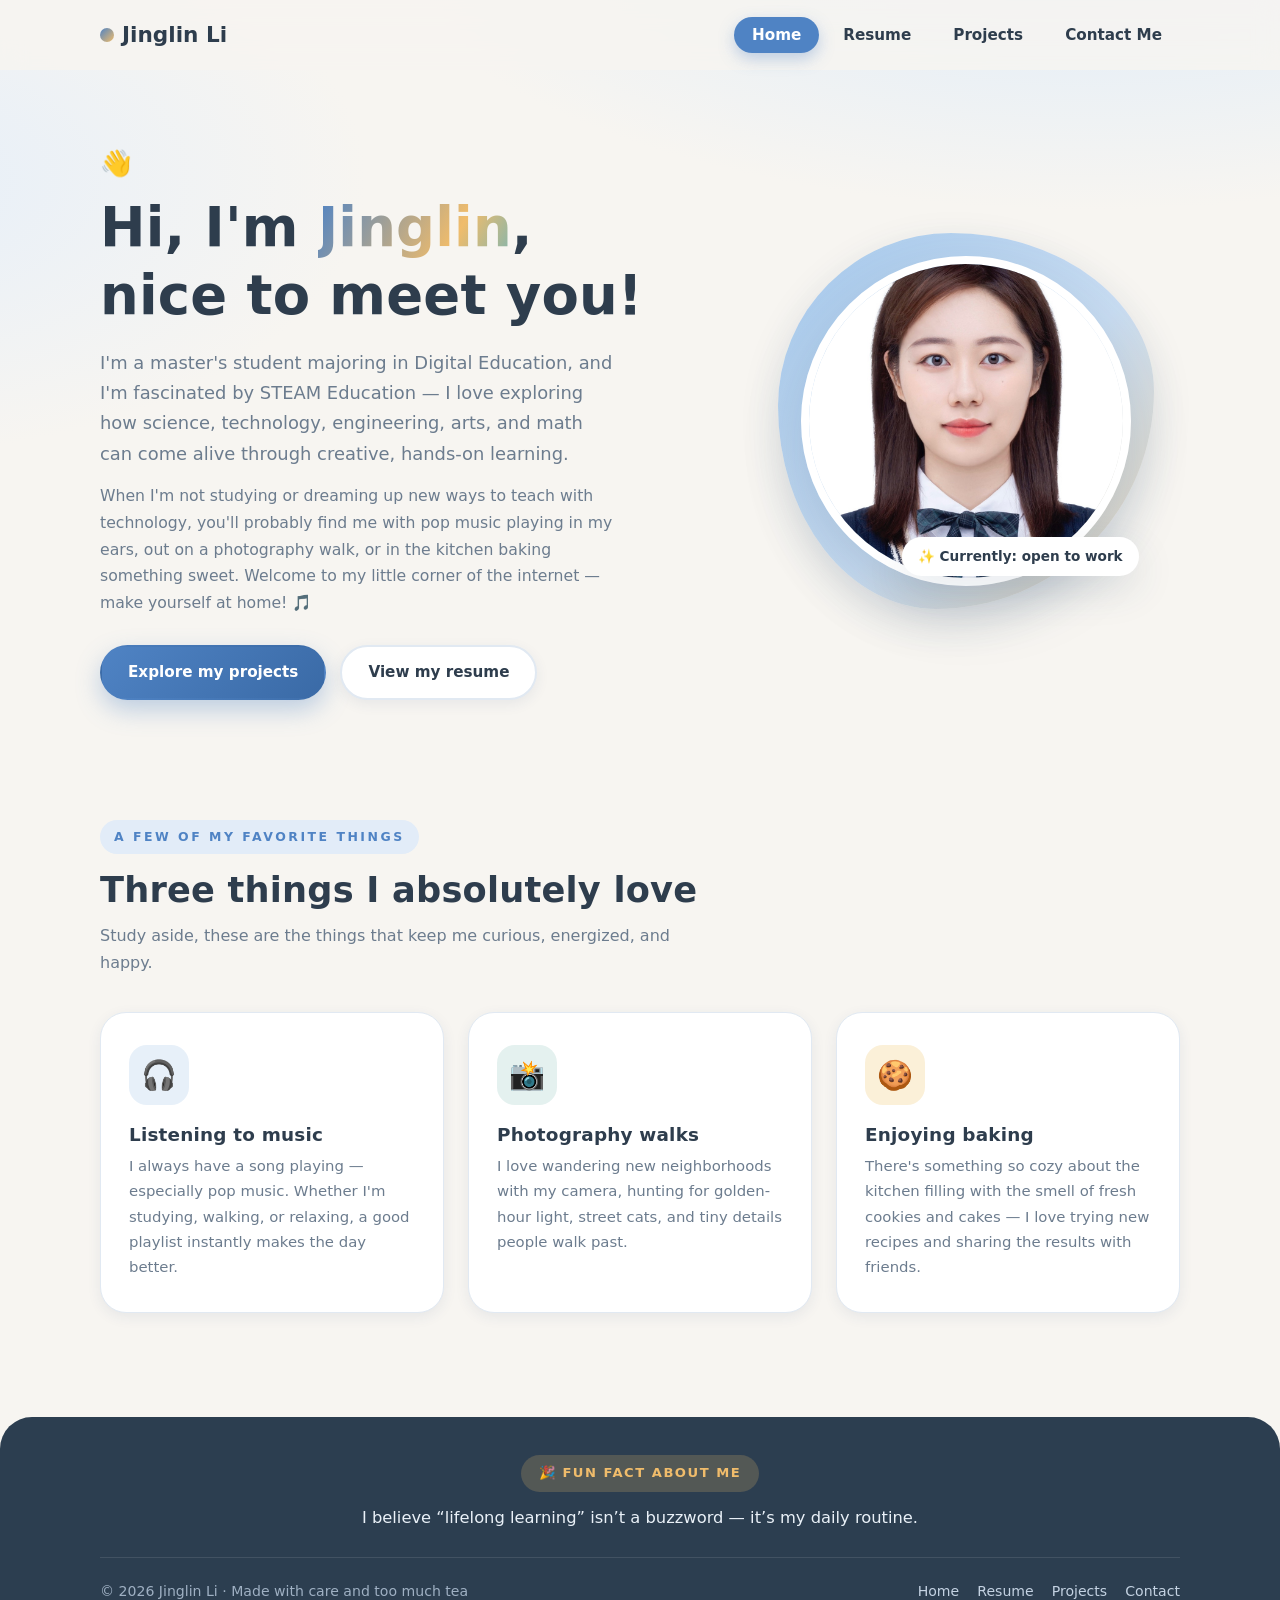
<file: index.html>
<!DOCTYPE html>
<html lang="en">
<head>
  <meta charset="UTF-8">
  <meta name="viewport" content="width=device-width, initial-scale=1.0">
  <title>Jinglin Li</title>
  <meta name="description" content="The personal website of Jinglin Li — Digital Education master's student with a passion for STEAM Education. Explore my resume and get in touch.">
  <link rel="stylesheet" href="css/styles.css">
  <link rel="icon" href="data:image/svg+xml,<svg xmlns='http://www.w3.org/2000/svg' viewBox='0 0 100 100'><text y='.9em' font-size='90'>👋</text></svg>">
</head>
<body>

  <!-- ===== Navigation ===== -->
  <header class="site-header">
    <div class="container nav">
      <a href="index.html" class="logo"><span class="dot"></span>Jinglin Li</a>
      <button class="nav-toggle" aria-label="Toggle menu" aria-expanded="false">
        <span></span><span></span><span></span>
      </button>
      <ul class="nav-links">
        <li><a href="index.html" class="active">Home</a></li>
        <li><a href="resume.html">Resume</a></li>
        <li><a href="projects.html">Projects</a></li>
        <li><a href="contact.html">Contact Me</a></li>
      </ul>
    </div>
  </header>

  <main>
    <!-- ===== Hero / introduction ===== -->
    <section class="hero">
      <div class="container hero-grid">
        <div>
          <span class="wave">👋</span>
          <h1>Hi, I'm <span class="name">Jinglin</span>,<br>nice to meet you!</h1>
          <p class="lead">
            I'm a master's student majoring in Digital Education, and I'm
            fascinated by STEAM Education — I love exploring how science,
            technology, engineering, arts, and math can come alive through
            creative, hands-on learning.
          </p>
          <p class="lead-2">
            When I'm not studying or dreaming up new ways to teach with
            technology, you'll probably find me with pop music playing in my
            ears, out on a photography walk, or in the kitchen baking something
            sweet. Welcome to my little corner of the internet — make yourself
            at home! &#127925;
          </p>
          <div class="hero-cta">
            <a href="projects.html" class="btn btn-primary">Explore my projects</a>
            <a href="resume.html" class="btn btn-ghost">View my resume</a>
          </div>
        </div>
        <div class="hero-photo">
          <div class="blob"></div>
          <img
            src="images/jinglin-photo.jpg"
            alt="Portrait photo of Jinglin Li"
            data-fallback="🙂 Jinglin"
            data-fallback-colors="#4f83c4,#f0bc6b">
          <span class="hero-badge">✨ Currently: open to work</span>
        </div>
      </div>
    </section>

    <!-- ===== Three things I like ===== -->
    <section>
      <div class="container">
        <span class="eyebrow reveal">A few of my favorite things</span>
        <h2 class="section-title reveal">Three things I absolutely love</h2>
        <p class="section-intro reveal">
          Study aside, these are the things that keep me curious, energized, and happy.
        </p>
        <div class="cards-grid">
          <article class="like-card reveal">
            <span class="emoji">🎧</span>
            <h3>Listening to music</h3>
            <p>I always have a song playing — especially pop music. Whether I'm
               studying, walking, or relaxing, a good playlist instantly makes
               the day better.</p>
          </article>
          <article class="like-card reveal d1">
            <span class="emoji">📸</span>
            <h3>Photography walks</h3>
            <p>I love wandering new neighborhoods with my camera, hunting for
               golden-hour light, street cats, and tiny details people walk past.</p>
          </article>
          <article class="like-card reveal d2">
            <span class="emoji">&#127850;</span>
            <h3>Enjoying baking</h3>
            <p>There's something so cozy about the kitchen filling with the smell
               of fresh cookies and cakes — I love trying new recipes and sharing
               the results with friends.</p>
          </article>
        </div>
      </div>
    </section>

  </main>

  <!-- ===== Footer with fun fact ===== -->
  <footer class="site-footer">
    <div class="container">
      <div class="footer-fun">
        <span class="pill">🎉 Fun fact about me</span>
        <p>I believe &ldquo;lifelong learning&rdquo; isn&rsquo;t a buzzword &mdash;
           it&rsquo;s my daily routine.</p>
      </div>
      <div class="footer-bottom">
        <p>© <span id="year">2026</span> Jinglin Li · Made with care and too much tea</p>
        <ul class="footer-links">
          <li><a href="index.html">Home</a></li>
          <li><a href="resume.html">Resume</a></li>
          <li><a href="projects.html">Projects</a></li>
          <li><a href="contact.html">Contact</a></li>
        </ul>
      </div>
    </div>
  </footer>

  <script src="js/main.js"></script>
</body>
</html>
</file>
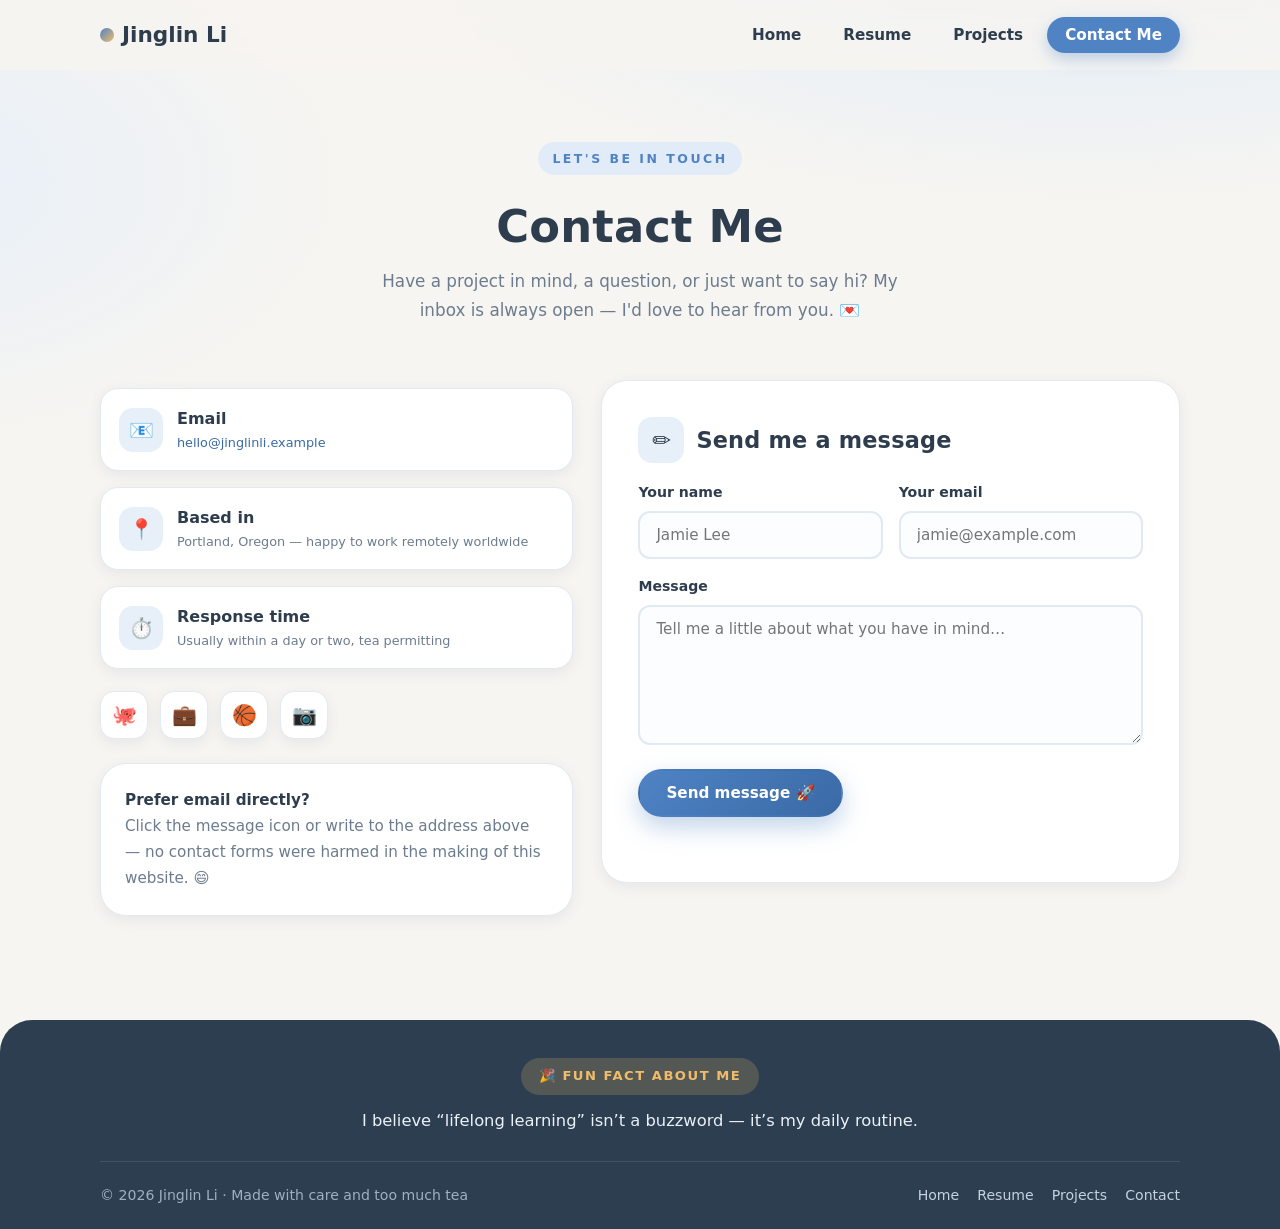
<file: contact.html>
<!DOCTYPE html>
<html lang="en">
<head>
  <meta charset="UTF-8">
  <meta name="viewport" content="width=device-width, initial-scale=1.0">
  <title>Contact Me — Jinglin Li</title>
  <meta name="description" content="Get in touch with Jinglin Li — collaborations, questions, or just to say hi.">
  <link rel="stylesheet" href="css/styles.css">
  <link rel="icon" href="data:image/svg+xml,<svg xmlns='http://www.w3.org/2000/svg' viewBox='0 0 100 100'><text y='.9em' font-size='90'>✉️</text></svg>">
</head>
<body>

  <!-- ===== Navigation ===== -->
  <header class="site-header">
    <div class="container nav">
      <a href="index.html" class="logo"><span class="dot"></span>Jinglin Li</a>
      <button class="nav-toggle" aria-label="Toggle menu" aria-expanded="false">
        <span></span><span></span><span></span>
      </button>
      <ul class="nav-links">
        <li><a href="index.html">Home</a></li>
        <li><a href="resume.html">Resume</a></li>
        <li><a href="projects.html">Projects</a></li>
        <li><a href="contact.html" class="active">Contact Me</a></li>
      </ul>
    </div>
  </header>

  <main>
    <div class="page-hero">
      <div class="container">
        <span class="eyebrow">Let's be in touch</span>
        <h1>Contact Me</h1>
        <p>Have a project in mind, a question, or just want to say hi?
           My inbox is always open — I'd love to hear from you. 💌</p>
      </div>
    </div>

    <section style="padding-top:16px;">
      <div class="container contact-grid">

        <!-- Left: contact details -->
        <div class="reveal">
          <ul class="contact-list">
            <li>
              <span class="ci">📧</span>
              <span>Email<small><a href="mailto:hello@jinglinli.example">hello@jinglinli.example</a></small></span>
            </li>
            <li>
              <span class="ci">📍</span>
              <span>Based in<small>Portland, Oregon — happy to work remotely worldwide</small></span>
            </li>
            <li>
              <span class="ci">⏱️</span>
              <span>Response time<small>Usually within a day or two, tea permitting</small></span>
            </li>
          </ul>

          <div class="socials">
            <a class="social-btn" href="https://github.com/" target="_blank" rel="noopener" aria-label="GitHub">🐙</a>
            <a class="social-btn" href="https://www.linkedin.com/" target="_blank" rel="noopener" aria-label="LinkedIn">💼</a>
            <a class="social-btn" href="https://dribbble.com/" target="_blank" rel="noopener" aria-label="Dribbble">🏀</a>
            <a class="social-btn" href="https://www.instagram.com/" target="_blank" rel="noopener" aria-label="Instagram">📷</a>
          </div>

          <div class="panel" style="margin-top:24px; padding:24px;">
            <p style="font-size:.95rem;">
              <strong style="color:var(--ink);">Prefer email directly?</strong><br>
              Click the message icon or write to the address above —
              no contact forms were harmed in the making of this website. 😄
            </p>
          </div>
        </div>

        <!-- Right: message form -->
        <div class="panel reveal d1">
          <div class="panel-head">
            <span class="emoji">✏️</span>
            <h2>Send me a message</h2>
          </div>
          <form id="contact-form" novalidate>
            <div class="form-row">
              <div class="field">
                <label for="cf-name">Your name</label>
                <input type="text" id="cf-name" name="name" placeholder="Jamie Lee" autocomplete="name" required>
              </div>
              <div class="field">
                <label for="cf-email">Your email</label>
                <input type="email" id="cf-email" name="email" placeholder="jamie@example.com" autocomplete="email" required>
              </div>
            </div>
            <div class="field">
              <label for="cf-message">Message</label>
              <textarea id="cf-message" name="message" placeholder="Tell me a little about what you have in mind…" required></textarea>
            </div>
            <button type="submit" class="btn btn-primary">Send message 🚀</button>
            <p id="form-note" class="form-note" aria-live="polite"></p>
          </form>
        </div>

      </div>
    </section>
  </main>

  <!-- ===== Footer ===== -->
  <footer class="site-footer">
    <div class="container">
      <div class="footer-fun">
        <span class="pill">🎉 Fun fact about me</span>
        <p>I believe &ldquo;lifelong learning&rdquo; isn&rsquo;t a buzzword &mdash;
           it&rsquo;s my daily routine.</p>
      </div>
      <div class="footer-bottom">
        <p>© <span id="year">2026</span> Jinglin Li · Made with care and too much tea</p>
        <ul class="footer-links">
          <li><a href="index.html">Home</a></li>
          <li><a href="resume.html">Resume</a></li>
          <li><a href="projects.html">Projects</a></li>
          <li><a href="contact.html">Contact</a></li>
        </ul>
      </div>
    </div>
  </footer>

  <script src="js/main.js"></script>
</body>
</html>
</file>
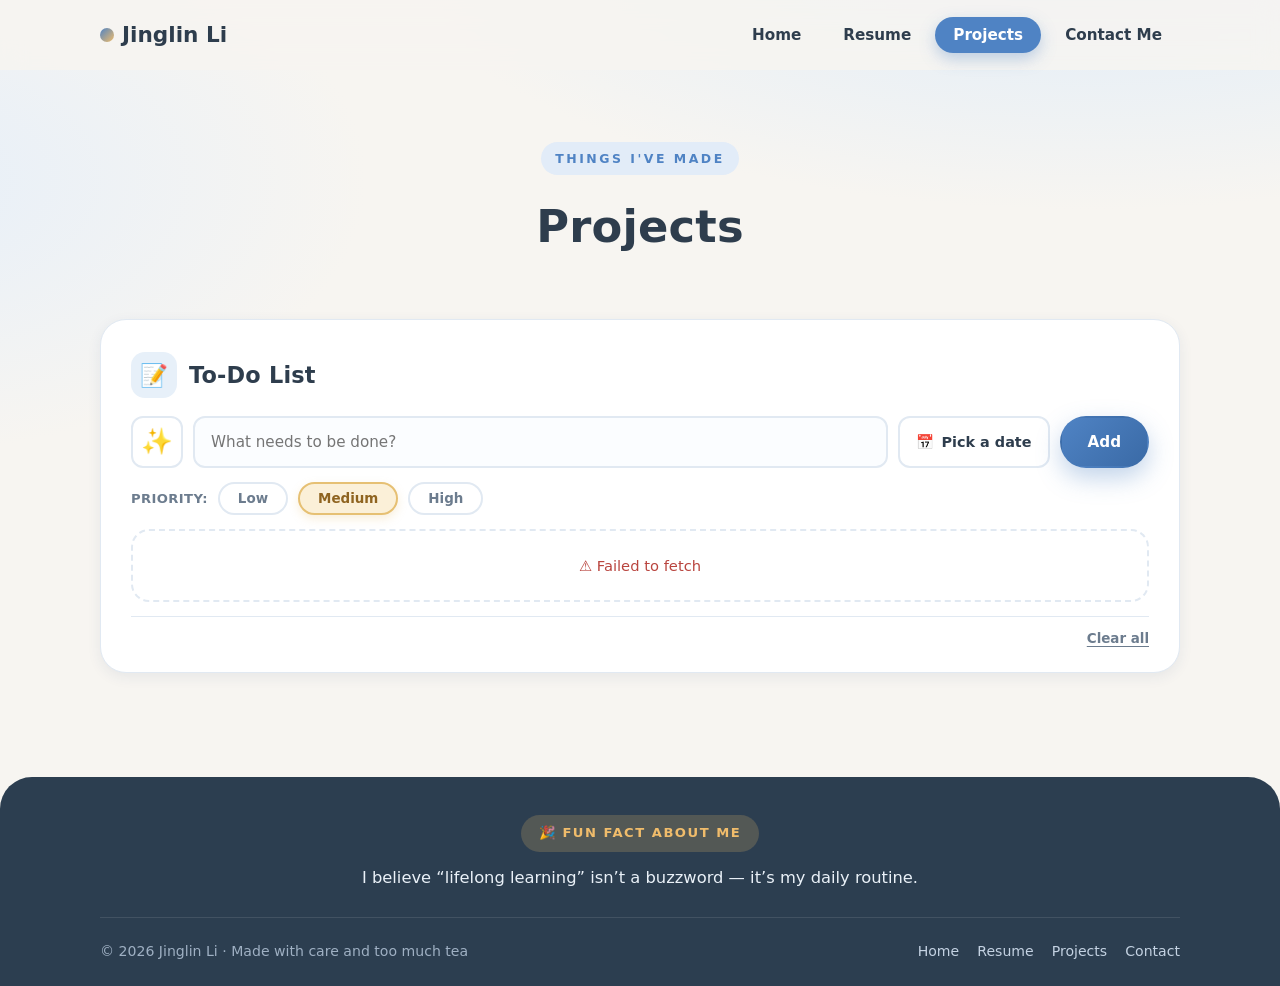
<file: projects.html>
<!DOCTYPE html>
<html lang="en">
<head>
  <meta charset="UTF-8">
  <meta name="viewport" content="width=device-width, initial-scale=1.0">
  <title>Projects — Jinglin Li</title>
  <meta name="description" content="Selected design and development projects by Jinglin Li.">
  <link rel="stylesheet" href="css/styles.css">
  <link rel="icon" href="data:image/svg+xml,<svg xmlns='http://www.w3.org/2000/svg' viewBox='0 0 100 100'><text y='.9em' font-size='90'>🗂️</text></svg>">
</head>
<body>

  <!-- ===== Navigation ===== -->
  <header class="site-header">
    <div class="container nav">
      <a href="index.html" class="logo"><span class="dot"></span>Jinglin Li</a>
      <button class="nav-toggle" aria-label="Toggle menu" aria-expanded="false">
        <span></span><span></span><span></span>
      </button>
      <ul class="nav-links">
        <li><a href="index.html">Home</a></li>
        <li><a href="resume.html">Resume</a></li>
        <li><a href="projects.html" class="active">Projects</a></li>
        <li><a href="contact.html">Contact Me</a></li>
      </ul>
    </div>
  </header>

  <main>
    <div class="page-hero">
      <div class="container">
        <span class="eyebrow">Things I've made</span>
        <h1>Projects</h1>

      </div>
    </div>

    <section class="todo-section" style="padding-top:12px;">
      <div class="container">
        <div class="todo-app panel">
          <div class="panel-head">
            <span class="emoji">📝</span>
            <h2>To-Do List</h2>
          </div>

          <!-- Input form -->
          <div class="todo-form">
            <button type="button" id="todo-emoji-btn" class="todo-emoji-btn" aria-haspopup="true" aria-expanded="false" aria-label="Pick an emoji">
              <span id="todo-emoji-label">✨</span>
            </button>
            <input type="text" id="todo-input" class="todo-input"
                   placeholder="What needs to be done?" maxlength="120"
                   aria-label="Task description">
            <button type="button" id="todo-date-btn" class="todo-date-btn" aria-haspopup="true" aria-expanded="false">
              <span aria-hidden="true">📅</span>
              <span id="todo-date-label">Pick a date</span>
            </button>
            <button type="button" id="todo-add" class="btn btn-primary">Add</button>
          </div>

          <!-- Emoji palette -->
          <div id="todo-emoji-pop" class="emoji-pop" hidden>
            <div class="emoji-grid" id="emoji-grid"></div>
          </div>

          <!-- Priority picker -->
          <div class="todo-priority" role="group" aria-label="Priority">
            <span class="priority-label">Priority:</span>
            <button type="button" class="prio-btn" data-prio="low">Low</button>
            <button type="button" class="prio-btn active" data-prio="medium">Medium</button>
            <button type="button" class="prio-btn" data-prio="high">High</button>
          </div>

          <!-- Calendar popover -->
          <div id="todo-calendar" class="calendar" hidden>
            <div class="cal-header">
              <button type="button" id="cal-prev" aria-label="Previous month">‹</button>
              <span id="cal-month-year" class="cal-title"></span>
              <button type="button" id="cal-next" aria-label="Next month">›</button>
            </div>
            <div class="cal-weekdays" aria-hidden="true">
              <span>Su</span><span>Mo</span><span>Tu</span><span>We</span>
              <span>Th</span><span>Fr</span><span>Sa</span>
            </div>
            <div class="cal-grid" id="cal-grid" role="grid"></div>
          </div>

          <!-- Task list -->
          <ul id="todo-list" class="todo-list" aria-live="polite"></ul>

          <!-- Empty state -->
          <p id="todo-empty" class="todo-empty">No tasks yet — add one above!</p>

          <!-- Clear all -->
          <div class="todo-footer">
            <span id="todo-count"></span>
            <button type="button" id="todo-clear" class="todo-clear">Clear all</button>
          </div>
        </div>
      </div>
    </section>
  </main>

  <!-- ===== Footer ===== -->
  <footer class="site-footer">
    <div class="container">
      <div class="footer-fun">
        <span class="pill">🎉 Fun fact about me</span>
        <p>I believe &ldquo;lifelong learning&rdquo; isn&rsquo;t a buzzword &mdash;
           it&rsquo;s my daily routine.</p>
      </div>
      <div class="footer-bottom">
        <p>© <span id="year">2026</span> Jinglin Li · Made with care and too much tea</p>
        <ul class="footer-links">
          <li><a href="index.html">Home</a></li>
          <li><a href="resume.html">Resume</a></li>
          <li><a href="projects.html">Projects</a></li>
          <li><a href="contact.html">Contact</a></li>
        </ul>
      </div>
    </div>
  </footer>

  <script src="js/todo.js"></script>
  <script src="js/main.js"></script>
</body>
</html>
</file>
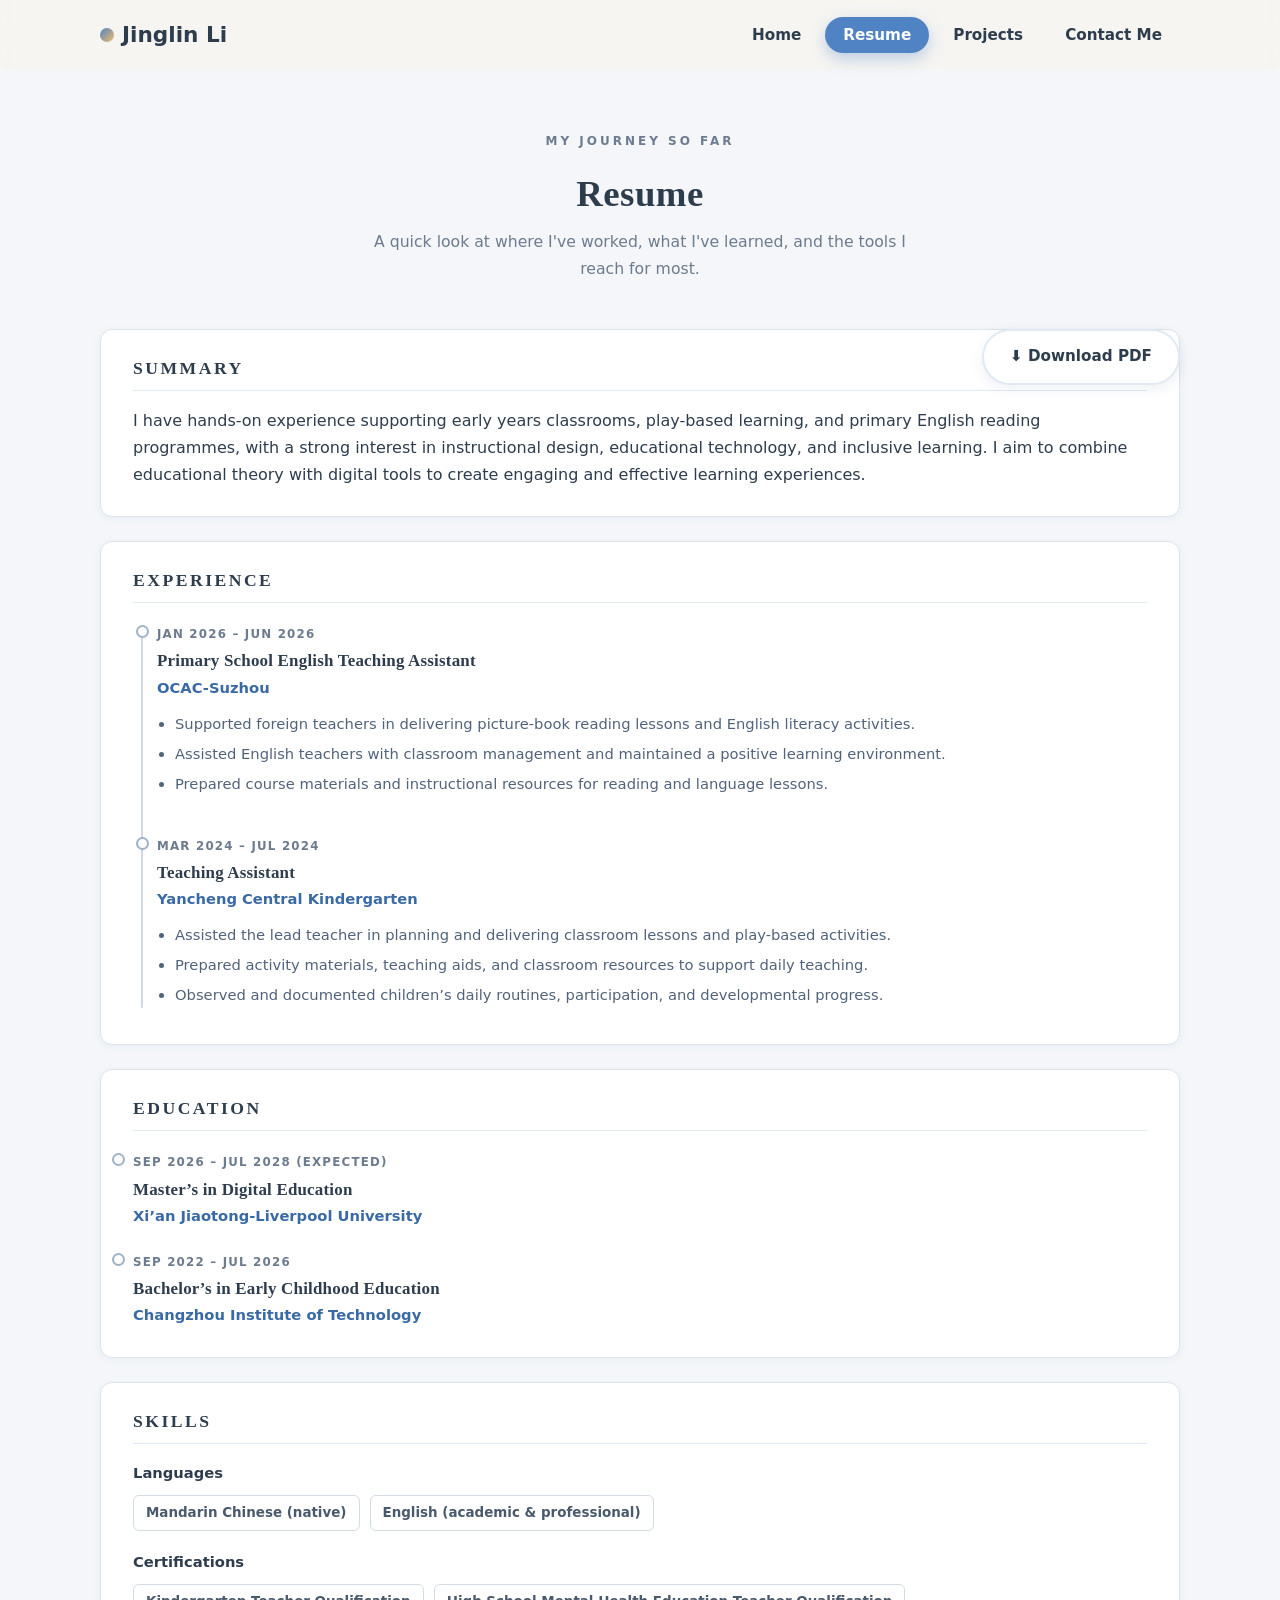
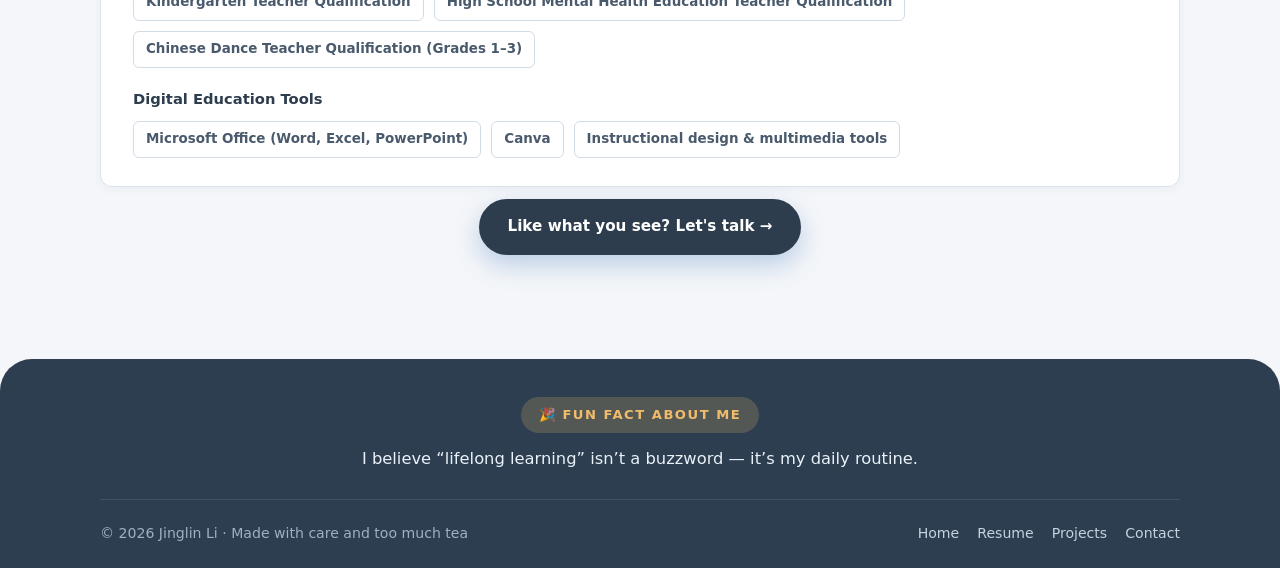
<file: resume.html>
<!DOCTYPE html>
<html lang="en">
<head>
  <meta charset="UTF-8">
  <meta name="viewport" content="width=device-width, initial-scale=1.0">
  <title>Resume — Jinglin Li</title>
  <meta name="description" content="Jinglin Li's resume: experience, education, and skills.">
  <link rel="stylesheet" href="css/styles.css">
  <link rel="icon" href="data:image/svg+xml,<svg xmlns='http://www.w3.org/2000/svg' viewBox='0 0 100 100'><text y='.9em' font-size='90'>📄</text></svg>">
</head>
<body class="resume-page">

  <!-- ===== Navigation ===== -->
  <header class="site-header">
    <div class="container nav">
      <a href="index.html" class="logo"><span class="dot"></span>Jinglin Li</a>
      <button class="nav-toggle" aria-label="Toggle menu" aria-expanded="false">
        <span></span><span></span><span></span>
      </button>
      <ul class="nav-links">
        <li><a href="index.html">Home</a></li>
        <li><a href="resume.html" class="active">Resume</a></li>
        <li><a href="projects.html">Projects</a></li>
        <li><a href="contact.html">Contact Me</a></li>
      </ul>
    </div>
  </header>

  <main>
    <div class="page-hero">
      <div class="container">
        <span class="eyebrow">My journey so far</span>
        <h1>Resume</h1>
        <p>A quick look at where I've worked, what I've learned, and the tools I reach for most.</p>
      </div>
    </div>

    <section style="padding-top:20px;">
      <div class="container">

        <a id="download-resume" href="resume.pdf" download class="btn btn-ghost print-btn">⬇ Download PDF</a>

        <!-- Summary -->
        <div class="panel reveal">
          <div class="panel-head">
            <span class="emoji">✨</span>
            <h2>Summary</h2>
          </div>
          <p style="font-size:1rem; line-height:1.7; color:var(--ink); margin:0;">
            I have hands-on experience supporting early years classrooms, play-based learning,
            and primary English reading programmes, with a strong interest in instructional
            design, educational technology, and inclusive learning. I aim to combine
            educational theory with digital tools to create engaging and effective learning
            experiences.
          </p>
        </div>

        <!-- Experience -->
        <div class="panel reveal">
          <div class="panel-head">
            <span class="emoji">💼</span>
            <h2>Experience</h2>
          </div>
          <div class="timeline">
            <div class="tl-entry">
              <span class="tl-when">Jan 2026 &ndash; Jun 2026</span>
              <h3>Primary School English Teaching Assistant</h3>
              <span class="org">OCAC-Suzhou</span>
              <ul>
                <li>Supported foreign teachers in delivering picture-book reading lessons and English literacy activities.</li>
                <li>Assisted English teachers with classroom management and maintained a positive learning environment.</li>
                <li>Prepared course materials and instructional resources for reading and language lessons.</li>
              </ul>
            </div>
            <div class="tl-entry">
              <span class="tl-when">Mar 2024 &ndash; Jul 2024</span>
              <h3>Teaching Assistant</h3>
              <span class="org">Yancheng Central Kindergarten</span>
              <ul>
                <li>Assisted the lead teacher in planning and delivering classroom lessons and play-based activities.</li>
                <li>Prepared activity materials, teaching aids, and classroom resources to support daily teaching.</li>
                <li>Observed and documented children&rsquo;s daily routines, participation, and developmental progress.</li>
              </ul>
            </div>
          </div>
        </div>

        <!-- Education -->
        <div class="panel reveal">
          <div class="panel-head">
            <span class="emoji">🎓</span>
            <h2>Education</h2>
          </div>
          <div class="tl-entry" style="padding-bottom:18px;">
            <span class="tl-when">Sep 2026 &ndash; Jul 2028 (Expected)</span>
            <h3>Master&rsquo;s in Digital Education</h3>
            <span class="org">Xi&rsquo;an Jiaotong-Liverpool University</span>
          </div>
          <div class="tl-entry" style="padding-bottom:0;">
            <span class="tl-when">Sep 2022 &ndash; Jul 2026</span>
            <h3>Bachelor&rsquo;s in Early Childhood Education</h3>
            <span class="org">Changzhou Institute of Technology</span>
          </div>
        </div>

        <!-- Skills -->
        <div class="panel reveal d1">
          <div class="panel-head">
            <span class="emoji">🛠️</span>
            <h2>Skills</h2>
          </div>
          <p style="font-weight:800; color:var(--ink); margin:4px 0 10px; font-size:.92rem;">Languages</p>
          <div class="chips" style="margin-bottom:18px;">
            <span class="chip">Mandarin Chinese (native)</span>
            <span class="chip">English (academic &amp; professional)</span>
          </div>
          <p style="font-weight:800; color:var(--ink); margin:4px 0 10px; font-size:.92rem;">Certifications</p>
          <div class="chips" style="margin-bottom:18px;">
            <span class="chip green">Kindergarten Teacher Qualification</span>
            <span class="chip green">High School Mental Health Education Teacher Qualification</span>
            <span class="chip green">Chinese Dance Teacher Qualification (Grades 1&ndash;3)</span>
          </div>
          <p style="font-weight:800; color:var(--ink); margin:4px 0 10px; font-size:.92rem;">Digital Education Tools</p>
          <div class="chips">
            <span class="chip honey">Microsoft Office (Word, Excel, PowerPoint)</span>
            <span class="chip honey">Canva</span>
            <span class="chip honey">Instructional design &amp; multimedia tools</span>
          </div>
        </div>

        <div style="text-align:center; margin-top:12px;" class="cta-row reveal">
          <a href="contact.html" class="btn btn-primary">Like what you see? Let's talk →</a>
        </div>
      </div>
    </section>
  </main>

  <!-- ===== Footer ===== -->
  <footer class="site-footer">
    <div class="container">
      <div class="footer-fun">
        <span class="pill">🎉 Fun fact about me</span>
        <p>I believe &ldquo;lifelong learning&rdquo; isn&rsquo;t a buzzword &mdash;
           it&rsquo;s my daily routine.</p>
      </div>
      <div class="footer-bottom">
        <p>© <span id="year">2026</span> Jinglin Li · Made with care and too much tea</p>
        <ul class="footer-links">
          <li><a href="index.html">Home</a></li>
          <li><a href="resume.html">Resume</a></li>
          <li><a href="projects.html">Projects</a></li>
          <li><a href="contact.html">Contact</a></li>
        </ul>
      </div>
    </div>
  </footer>

  <script src="js/main.js"></script>
</body>
</html>
</file>
<file: css/styles.css>
/* =========================================================
   Personal Website — Warm & Friendly Theme
   Shared across: index / resume / projects / contact
   ========================================================= */

/* ---------- Design tokens ---------- */
:root{
  --bg:        #f7f5f1;   /* warm ivory background      */
  --surface:   #ffffff;
  --surface-2: #e9f0f8;   /* soft blue panel            */
  --primary:   #4f83c4;   /* warm steel blue            */
  --primary-d: #3a6aa6;
  --accent:    #f0bc6b;   /* soft gold (warm companion) */
  --sage:      #7fb5b0;   /* muted teal                 */
  --blush:     #a9c7e8;
  --ink:       #2e3d4d;   /* deep navy-slate            */
  --muted:     #6c7c8e;   /* blue-grey text             */
  --line:      #e1e9f2;
  --radius-lg: 26px;
  --radius:    18px;
  --radius-sm: 12px;
  --shadow-sm: 0 4px 14px rgba(40, 70, 110, .08);
  --shadow:    0 14px 40px rgba(40, 70, 110, .12);
  --shadow-lg: 0 24px 60px rgba(40, 70, 110, .18);
  --maxw: 1080px;
  --font: "Trebuchet MS", "Segoe UI", "PingFang SC",
          "Hiragino Sans GB", "Microsoft YaHei", system-ui, sans-serif;
}

/* ---------- Base ---------- */
*{ box-sizing:border-box; margin:0; padding:0; }
html{ scroll-behavior:smooth; }
body{
  font-family:var(--font);
  color:var(--ink);
  background:
    radial-gradient(1200px 500px at 85% -10%, #dcebfa 0%, transparent 60%),
    radial-gradient(900px 500px at -10% 20%, #e6eff9 0%, transparent 55%),
    var(--bg);
  background-attachment:fixed;
  line-height:1.7;
  -webkit-font-smoothing:antialiased;
}
img{ max-width:100%; display:block; }
a{ color:var(--primary-d); text-decoration:none; transition:color .2s; }
a:hover{ color:var(--primary); }
h1,h2,h3{ line-height:1.25; color:var(--ink); font-weight:800; letter-spacing:.2px; }
p{ color:var(--muted); }
::selection{ background:var(--accent); color:var(--ink); }

.container{ width:min(var(--maxw), 92%); margin-inline:auto; }
section{ padding:64px 0; }

/* Eyebrow label above section titles */
.eyebrow{
  display:inline-block; font-size:.78rem; font-weight:800;
  letter-spacing:2.5px; text-transform:uppercase; color:var(--primary);
  background:#e2ecf8; padding:6px 14px; border-radius:999px; margin-bottom:14px;
}
.section-title{ font-size:clamp(1.6rem, 3.4vw, 2.2rem); margin-bottom:10px; }
.section-intro{ max-width:620px; margin-bottom:36px; }

/* ---------- Buttons ---------- */
.btn{
  display:inline-flex; align-items:center; gap:8px;
  padding:13px 26px; border-radius:999px; font-size:.95rem; font-weight:700;
  font-family:inherit; cursor:pointer; border:2px solid transparent;
  transition:transform .25s ease, box-shadow .25s ease, background .25s;
}
.btn-primary{
  background:linear-gradient(135deg, var(--primary), var(--primary-d));
  color:#fff; box-shadow:0 10px 24px rgba(79,131,196,.35);
}
.btn-primary:hover{ transform:translateY(-3px); box-shadow:0 16px 32px rgba(79,131,196,.45); color:#fff; }
.btn-ghost{
  background:var(--surface); color:var(--ink); border-color:var(--line);
  box-shadow:var(--shadow-sm);
}
.btn-ghost:hover{ transform:translateY(-3px); border-color:var(--primary); color:var(--primary-d); }

/* ---------- Navigation ---------- */
.site-header{
  position:sticky; top:0; z-index:100;
  background:rgba(247,245,241,.82); backdrop-filter:blur(12px);
  transition:box-shadow .3s, background .3s;
}
.site-header.scrolled{ box-shadow:0 6px 24px rgba(40,70,110,.10); background:rgba(247,245,241,.95); }
.nav{
  display:flex; align-items:center; justify-content:space-between;
  height:70px;
}
.logo{
  font-size:1.35rem; font-weight:900; color:var(--ink);
  display:flex; align-items:center; gap:8px;
}
.logo .dot{
  width:14px; height:14px; border-radius:50%;
  background:linear-gradient(135deg, var(--primary), var(--accent));
  display:inline-block;
}
.nav-links{ display:flex; gap:6px; list-style:none; align-items:center; }
.nav-links a{
  padding:9px 18px; border-radius:999px; font-weight:700; font-size:.95rem; color:var(--ink);
}
.nav-links a:hover{ background:#e2ecf8; color:var(--primary-d); }
.nav-links a.active{ background:var(--primary); color:#fff; box-shadow:0 6px 16px rgba(79,131,196,.35); }

/* Hamburger (mobile only) */
.nav-toggle{
  display:none; flex-direction:column; gap:5px;
  background:none; border:0; cursor:pointer; padding:8px;
}
.nav-toggle span{
  width:24px; height:3px; border-radius:3px; background:var(--ink);
  transition:transform .3s, opacity .3s;
}
.nav-toggle.open span:nth-child(1){ transform:translateY(8px) rotate(45deg); }
.nav-toggle.open span:nth-child(2){ opacity:0; }
.nav-toggle.open span:nth-child(3){ transform:translateY(-8px) rotate(-45deg); }

/* ---------- Hero (homepage) ---------- */
.hero{ padding:72px 0 56px; }
.hero-grid{
  display:grid; grid-template-columns:1.25fr .9fr; gap:56px; align-items:center;
}
.hero .wave{ font-size:1.6rem; animation:wave 2.6s ease-in-out infinite; transform-origin:70% 70%; display:inline-block; }
@keyframes wave{
  0%,60%,100%{ transform:rotate(0); }
  10%,30%{ transform:rotate(16deg); }
  20%{ transform:rotate(-8deg); }
}
.hero h1{ font-size:clamp(2.2rem, 5vw, 3.4rem); margin:8px 0 18px; }
.hero h1 .name{
  color:transparent; background:linear-gradient(120deg, var(--primary), var(--accent) 70%, var(--sage));
  -webkit-background-clip:text; background-clip:text;
}
.hero .lead{ font-size:1.12rem; max-width:520px; margin-bottom:14px; }
.hero .lead-2{ font-size:.98rem; max-width:520px; margin-bottom:28px; }
.hero-cta{ display:flex; gap:14px; flex-wrap:wrap; }

.hero-photo{ position:relative; justify-self:center; width:min(330px, 80vw); }
.hero-photo .blob{
  position:absolute; inset:-7%; border-radius:46% 54% 58% 42% / 46% 42% 58% 54%;
  background:linear-gradient(135deg, #a6c9ec, #c9ddf2 55%, #ecd9bb);
  animation:morph 9s ease-in-out infinite;
  box-shadow:var(--shadow);
}
@keyframes morph{
  0%,100%{ border-radius:46% 54% 58% 42% / 46% 42% 58% 54%; }
  50%{ border-radius:58% 42% 44% 56% / 55% 58% 42% 45%; }
}
.hero-photo img{
  position:relative; width:100%; aspect-ratio:1; object-fit:cover;
  border-radius:50%; border:8px solid var(--surface);
  box-shadow:var(--shadow-lg);
  transition:transform .4s ease;
}
.hero-photo:hover img{ transform:scale(1.04) rotate(-1.5deg); }
.hero-badge{
  position:absolute; right:-8px; bottom:10px; z-index:2;
  background:var(--surface); border-radius:999px; padding:8px 16px;
  font-size:.85rem; font-weight:800; color:var(--ink);
  box-shadow:var(--shadow); display:flex; gap:6px; align-items:center;
}

/* ---------- "Things I like" cards ---------- */
.cards-grid{
  display:grid; grid-template-columns:repeat(3, 1fr); gap:24px;
}
.like-card{
  background:var(--surface); border:1px solid var(--line);
  border-radius:var(--radius-lg); padding:32px 28px;
  box-shadow:var(--shadow-sm);
  transition:transform .3s ease, box-shadow .3s ease;
  position:relative; overflow:hidden;
}
.like-card::after{
  content:""; position:absolute; inset:auto 0 0 0; height:5px;
  background:linear-gradient(90deg, var(--primary), var(--accent));
  transform:scaleX(0); transform-origin:left; transition:transform .35s ease;
}
.like-card:hover{ transform:translateY(-8px); box-shadow:var(--shadow); }
.like-card:hover::after{ transform:scaleX(1); }
.like-card .emoji{
  width:60px; height:60px; border-radius:18px; display:grid; place-items:center;
  font-size:1.8rem; margin-bottom:18px; background:#e7f0f9;
}
.like-card:nth-child(2) .emoji{ background:#e4f1ef; }
.like-card:nth-child(3) .emoji{ background:#fbf0d8; }
.like-card h3{ font-size:1.15rem; margin-bottom:8px; }
.like-card p{ font-size:.93rem; }

/* ---------- Generic soft panel ---------- */
.panel{
  background:var(--surface); border:1px solid var(--line);
  border-radius:var(--radius-lg); padding:36px; box-shadow:var(--shadow-sm);
}
.panel + .panel{ margin-top:24px; }
.panel-head{ display:flex; align-items:center; gap:12px; margin-bottom:18px; }
.panel-head .emoji{
  width:46px; height:46px; border-radius:14px; background:#e7f0f9;
  display:grid; place-items:center; font-size:1.4rem;
}
.panel-head h2{ font-size:1.4rem; }

/* ---------- Resume: timeline ---------- */
.timeline{ position:relative; padding-left:28px; }
.timeline::before{
  content:""; position:absolute; left:8px; top:8px; bottom:8px; width:3px;
  border-radius:3px; background:linear-gradient(var(--primary), var(--accent), var(--sage));
}
.tl-entry{ position:relative; padding-bottom:30px; }
.tl-entry:last-child{ padding-bottom:4px; }
.tl-entry::before{
  content:""; position:absolute; left:-26px; top:8px; width:15px; height:15px;
  border-radius:50%; background:var(--surface); border:4px solid var(--primary);
  box-shadow:0 0 0 4px #e2ecf8;
}
.tl-when{ font-size:.82rem; font-weight:800; color:var(--primary); letter-spacing:.5px; }
.tl-entry h3{ font-size:1.08rem; margin:4px 0 2px; }
.tl-entry .org{ font-size:.92rem; color:var(--ink); font-weight:700; opacity:.8; }
.tl-entry ul{ margin:10px 0 0 18px; }
.tl-entry li{ font-size:.92rem; color:var(--muted); margin-bottom:5px; }

/* skill chips */
.chips{ display:flex; flex-wrap:wrap; gap:10px; }
.chip{
  padding:8px 16px; border-radius:999px; font-size:.88rem; font-weight:700;
  background:#e7f0f9; color:var(--primary-d); border:1px solid #d2e2f2;
}
.chip.green{ background:#e3f0ee; color:#37796f; border-color:#cfe5e1; }
.chip.honey{ background:#fbf0d8; color:#8f6420; border-color:#f0e0b2; }

.two-col{ display:grid; grid-template-columns:1fr 1fr; gap:24px; margin-top:24px; }
.two-col .panel + .panel{ margin-top:0; } /* grid gap handles spacing; don't double-apply the stacked-panel margin */

.print-btn{ float:right; }

/* ---------- Projects ---------- */
.filters{ display:flex; flex-wrap:wrap; gap:10px; margin-bottom:32px; }
.filter-btn{
  padding:9px 20px; border-radius:999px; border:2px solid var(--line);
  background:var(--surface); color:var(--muted); font-weight:700; font-family:inherit;
  font-size:.9rem; cursor:pointer; transition:all .25s;
}
.filter-btn:hover{ border-color:var(--primary); color:var(--primary-d); }
.filter-btn.active{ background:var(--primary); border-color:var(--primary); color:#fff;
  box-shadow:0 8px 18px rgba(79,131,196,.35); }

.project-grid{ display:grid; grid-template-columns:repeat(3, 1fr); gap:26px; }
.project-card{
  background:var(--surface); border:1px solid var(--line); border-radius:var(--radius-lg);
  overflow:hidden; box-shadow:var(--shadow-sm);
  display:flex; flex-direction:column;
  transition:transform .3s ease, box-shadow .3s ease, opacity .3s;
}
.project-card:hover{ transform:translateY(-8px); box-shadow:var(--shadow); }
.project-card.hidden{ display:none; }
.project-thumb{ position:relative; aspect-ratio:4/3; overflow:hidden; background:var(--surface-2); }
.project-thumb img{ width:100%; height:100%; object-fit:cover; transition:transform .5s ease; }
.project-card:hover .project-thumb img{ transform:scale(1.07); }
.project-body{ padding:22px; display:flex; flex-direction:column; gap:10px; flex:1; }
.project-body h3{ font-size:1.12rem; }
.project-body p{ font-size:.9rem; flex:1; }
.project-tags{ display:flex; flex-wrap:wrap; gap:7px; }
.tag{
  font-size:.74rem; font-weight:700; padding:4px 11px; border-radius:999px;
  background:var(--surface-2); color:var(--primary-d);
}
.project-links{ display:flex; gap:16px; margin-top:4px; font-size:.88rem; font-weight:700; }

/* ---------- Homepage: featured portfolio strip ---------- */
.band{
  background:linear-gradient(180deg, transparent 0%,
    rgba(233,240,248,.85) 14%, rgba(233,240,248,.85) 86%, transparent 100%);
}
.featured-grid{
  display:grid; gap:24px;
  grid-template-columns:repeat(auto-fit, minmax(255px, 1fr));
}
.feature-card{
  display:flex; flex-direction:column;
  background:var(--surface); border:1px solid var(--line);
  border-radius:var(--radius-lg); overflow:hidden;
  box-shadow:var(--shadow-sm); color:var(--ink);
  transition:transform .3s ease, box-shadow .3s ease;
}
.feature-card:hover{ transform:translateY(-8px); box-shadow:var(--shadow); color:var(--ink); }
.fc-thumb{ aspect-ratio:4/3; overflow:hidden; background:var(--surface-2); position:relative; }
.fc-thumb img{ width:100%; height:100%; object-fit:cover; transition:transform .5s ease; }
.feature-card:hover .fc-thumb img{ transform:scale(1.07); }
.fc-body{ padding:20px 22px 24px; display:flex; flex-direction:column; gap:8px; flex:1; }
.fc-body h3{ font-size:1.1rem; }
.fc-body p{ font-size:.9rem; flex:1; }
.fc-link{ font-weight:800; font-size:.9rem; color:var(--primary-d); }
.feature-card:hover .fc-link{ color:var(--primary); }

/* "Featured" star badge on selected portfolio items */
.featured-badge{
  position:absolute; top:12px; left:12px; z-index:2;
  background:rgba(255,255,255,.94); color:#9a6b1f;
  font-size:.74rem; font-weight:800; padding:5px 12px;
  border-radius:999px; box-shadow:var(--shadow-sm);
}

/* Page hero band for inner pages */
.page-hero{
  text-align:center; padding:72px 0 40px;
}
.page-hero h1{ font-size:clamp(2rem,4.4vw,2.8rem); margin:10px 0 12px; }
.page-hero p{ max-width:560px; margin-inline:auto; font-size:1.05rem; }

/* ---------- Contact ---------- */
.contact-grid{ display:grid; grid-template-columns:.9fr 1.1fr; gap:28px; align-items:start; }
.contact-list{ list-style:none; display:flex; flex-direction:column; gap:16px; margin-top:8px; }
.contact-list li{
  display:flex; gap:14px; align-items:center;
  background:var(--surface); border:1px solid var(--line);
  padding:16px 18px; border-radius:var(--radius); box-shadow:var(--shadow-sm);
  font-weight:700;
}
.contact-list .ci{
  width:44px; height:44px; flex:none; border-radius:14px; background:#e7f0f9;
  display:grid; place-items:center; font-size:1.25rem;
}
.contact-list small{ display:block; font-weight:400; color:var(--muted); font-size:.8rem; }

.socials{ display:flex; gap:12px; margin-top:22px; flex-wrap:wrap; }
.social-btn{
  width:48px; height:48px; border-radius:14px; display:grid; place-items:center;
  background:var(--surface); border:1px solid var(--line); font-size:1.25rem;
  box-shadow:var(--shadow-sm); transition:transform .25s, border-color .25s;
}
.social-btn:hover{ transform:translateY(-4px); border-color:var(--primary); }

/* form */
.form-row{ display:grid; grid-template-columns:1fr 1fr; gap:16px; }
.field label{ display:block; font-size:.88rem; font-weight:800; margin-bottom:6px; }
.field input, .field textarea{
  width:100%; padding:13px 16px; border-radius:var(--radius-sm);
  border:2px solid var(--line); background:#fbfdff; font-family:inherit;
  font-size:.95rem; color:var(--ink); transition:border-color .2s, box-shadow .2s;
}
.field textarea{ resize:vertical; min-height:140px; }
.field input:focus, .field textarea:focus{
  outline:none; border-color:var(--primary);
  box-shadow:0 0 0 4px rgba(79,131,196,.16);
}
.field{ margin-bottom:16px; }
.form-note{ font-size:.85rem; margin-top:12px; min-height:1.2em; }
.form-note.ok{ color:#37796f; font-weight:700; }

/* ---------- Footer ---------- */
.site-footer{
  margin-top:40px; background:#2c3e50; color:#e6edf5;
  border-radius:32px 32px 0 0;
}
.footer-fun{
  text-align:center; padding:38px 20px 26px;
  border-bottom:1px solid rgba(255,255,255,.1);
}
.footer-fun .pill{
  display:inline-block; background:rgba(240,188,107,.2); color:var(--accent);
  padding:7px 18px; border-radius:999px; font-size:.82rem; font-weight:800;
  letter-spacing:1.5px; text-transform:uppercase; margin-bottom:12px;
}
.footer-fun p{ color:#eaf1f8; font-size:1.02rem; max-width:560px; margin-inline:auto; }
.footer-bottom{
  display:flex; justify-content:space-between; align-items:center; gap:14px;
  flex-wrap:wrap; padding:22px 0; font-size:.88rem;
}
.footer-bottom p{ color:#9fb0c3; }
.footer-links{ display:flex; gap:18px; list-style:none; }
.footer-links a{ color:#c4d2e2; }
.footer-links a:hover{ color:var(--accent); }

/* ---------- Scroll reveal ---------- */
.reveal{ opacity:0; transform:translateY(26px); transition:opacity .7s ease, transform .7s ease; }
.reveal.visible{ opacity:1; transform:none; }
.reveal.d1{ transition-delay:.08s; }
.reveal.d2{ transition-delay:.16s; }
.reveal.d3{ transition-delay:.24s; }

@media (prefers-reduced-motion:reduce){
  *,*::before,*::after{ animation:none !important; transition:none !important; }
  html{ scroll-behavior:auto; }
  .reveal{ opacity:1; transform:none; }
}

/* ---------- Responsive: tablet ---------- */
@media (max-width:900px){
  .hero-grid{ grid-template-columns:1fr; gap:40px; }
  .hero-photo{ order:-1; width:min(260px,60vw); }
  .hero{ text-align:center; }
  .hero .lead, .hero .lead-2{ margin-inline:auto; }
  .hero-cta{ justify-content:center; }
  .cards-grid, .project-grid{ grid-template-columns:repeat(2,1fr); }
  .contact-grid{ grid-template-columns:1fr; }
  .print-btn{ float:none; margin-bottom:18px; }
}

/* ---------- To-Do app ---------- */
.todo-app.panel{ padding:32px 30px 26px; }
.todo-form{
  display:flex; gap:10px; align-items:stretch; flex-wrap:wrap;
  margin-bottom:14px;
}
.todo-input{
  flex:1; min-width:180px;
  padding:13px 16px; border-radius:var(--radius-sm);
  border:2px solid var(--line); background:#fbfdff; font-family:inherit;
  font-size:.95rem; color:var(--ink); transition:border-color .2s, box-shadow .2s;
}
.todo-input:focus{
  outline:none; border-color:var(--primary);
  box-shadow:0 0 0 4px rgba(79,131,196,.16);
}
.todo-date-btn{
  display:inline-flex; align-items:center; gap:8px;
  padding:13px 16px; border-radius:var(--radius-sm);
  border:2px solid var(--line); background:var(--surface);
  font-family:inherit; font-size:.9rem; font-weight:700; color:var(--ink);
  cursor:pointer; transition:border-color .2s, color .2s; white-space:nowrap;
}
.todo-date-btn:hover{ border-color:var(--primary); color:var(--primary-d); }
.todo-date-btn.has-date{ border-color:var(--primary); color:var(--primary-d); background:#eef4fb; }

/* Emoji picker button + popover */
.todo-emoji-btn{
  flex:none; width:52px; height:52px; border-radius:var(--radius-sm);
  border:2px solid var(--line); background:var(--surface);
  font-size:1.6rem; cursor:pointer; transition:border-color .2s, background .2s;
  display:grid; place-items:center; padding:0; line-height:1;
}
.todo-emoji-btn:hover{ border-color:var(--primary); }
.todo-emoji-btn.active{ border-color:var(--primary); background:#eef4fb; }
.emoji-pop{
  background:var(--surface); border:1px solid var(--line);
  border-radius:var(--radius); box-shadow:var(--shadow);
  padding:12px; margin-bottom:14px; max-width:340px;
}
.emoji-grid{
  display:grid; grid-template-columns:repeat(8,1fr); gap:4px;
}
.emoji-grid button{
  border:none; background:transparent; font-size:1.25rem;
  width:38px; height:38px; border-radius:8px; cursor:pointer;
  display:grid; place-items:center; transition:background .15s, transform .15s;
}
.emoji-grid button:hover{ background:#e7f0f9; transform:scale(1.12); }
.emoji-grid button.selected{ background:#e7f0f9; box-shadow:inset 0 0 0 2px var(--primary); }
.emoji-grid button.clear{ font-size:.72rem; font-weight:800; color:var(--muted); letter-spacing:.3px; }

/* Priority picker */
.todo-priority{
  display:flex; align-items:center; gap:10px; flex-wrap:wrap;
  margin-bottom:14px;
}
.priority-label{
  font-size:.82rem; font-weight:800; color:var(--muted);
  letter-spacing:.4px; text-transform:uppercase;
}
.prio-btn{
  padding:7px 18px; border-radius:999px; border:2px solid var(--line);
  background:var(--surface); font-family:inherit; font-size:.84rem; font-weight:700;
  color:var(--muted); cursor:pointer; transition:all .2s;
}
.prio-btn:hover{ border-color:var(--primary); color:var(--primary-d); }
.prio-btn[data-prio="low"].active{
  background:#e3f0ee; border-color:#7fb5b0; color:#37796f;
  box-shadow:0 4px 10px rgba(60,140,130,.2);
}
.prio-btn[data-prio="medium"].active{
  background:#fbf0d8; border-color:#e6c073; color:#8f6420;
  box-shadow:0 4px 10px rgba(230,192,115,.25);
}
.prio-btn[data-prio="high"].active{
  background:#fdecec; border-color:#d4615a; color:#a3342e;
  box-shadow:0 4px 10px rgba(212,97,90,.25);
}

/* Task-item emoji + priority */
.todo-emoji-icon{
  flex:none; font-size:1.4rem; line-height:1; display:inline-block;
  width:30px; text-align:center;
}
.todo-prio-chip{
  font-size:.7rem; font-weight:800; padding:3px 10px; border-radius:999px;
  white-space:nowrap; letter-spacing:.3px; text-transform:uppercase;
}
.todo-prio-chip.low{ background:#e3f0ee; color:#37796f; }
.todo-prio-chip.medium{ background:#fbf0d8; color:#8f6420; }
.todo-prio-chip.high{ background:#fdecec; color:#a3342e; }
.todo-item.prio-high{ border-left:4px solid #d4615a; }
.todo-item.prio-medium{ border-left:4px solid #e6c073; }
.todo-item.prio-low{ border-left:4px solid #7fb5b0; }
.todo-item.prio-high{ padding-left:10px; }
.todo-item.prio-medium{ padding-left:10px; }
.todo-item.prio-low{ padding-left:10px; }

/* Calendar popover */
.calendar{
  background:var(--surface); border:1px solid var(--line);
  border-radius:var(--radius); box-shadow:var(--shadow);
  padding:16px; margin-bottom:16px; max-width:340px;
}
.cal-header{
  display:flex; align-items:center; justify-content:space-between;
  margin-bottom:12px;
}
.cal-title{ font-weight:800; font-size:.98rem; color:var(--ink); }
.cal-header button{
  width:34px; height:34px; border-radius:10px; border:1px solid var(--line);
  background:var(--surface); font-size:1.2rem; font-weight:700; color:var(--ink);
  cursor:pointer; line-height:1; transition:background .2s, border-color .2s;
}
.cal-header button:hover{ background:#e7f0f9; border-color:var(--primary); }
.cal-weekdays{
  display:grid; grid-template-columns:repeat(7,1fr); gap:4px;
  margin-bottom:6px;
}
.cal-weekdays span{
  text-align:center; font-size:.72rem; font-weight:800;
  color:var(--muted); letter-spacing:.3px;
}
.cal-grid{ display:grid; grid-template-columns:repeat(7,1fr); gap:4px; }
.cal-day{
  aspect-ratio:1; display:grid; place-items:center;
  border:none; background:transparent; border-radius:9px;
  font-family:inherit; font-size:.85rem; font-weight:600; color:var(--ink);
  cursor:pointer; transition:background .18s, color .18s;
}
.cal-day:hover:not(.disabled){ background:#e7f0f9; }
.cal-day.disabled{ color:#c3cedd; cursor:default; }
.cal-day.today{ font-weight:800; color:var(--primary-d); }
.cal-day.selected{
  background:linear-gradient(135deg, var(--primary), var(--primary-d));
  color:#fff; font-weight:800; box-shadow:0 6px 14px rgba(79,131,196,.4);
}

/* Task list */
.todo-list{ list-style:none; display:flex; flex-direction:column; gap:8px; }
.todo-item{
  display:flex; align-items:center; gap:14px;
  background:#fbfdff; border:1px solid var(--line);
  border-radius:var(--radius-sm); padding:12px 14px;
  transition:background .2s, border-color .2s, opacity .25s;
  animation:todoIn .3s ease;
}
@keyframes todoIn{ from{ opacity:0; transform:translateY(-6px); } to{ opacity:1; transform:none; } }
.todo-item:hover{ border-color:#cfe0f0; }

.todo-check{
  position:relative; flex:none; width:24px; height:24px;
  cursor:pointer; display:inline-block;
}
.todo-check input{
  position:absolute; opacity:0; inset:0; margin:0; cursor:pointer;
}
.todo-check .box{
  width:24px; height:24px; border-radius:8px; border:2px solid #c5d3e6;
  background:var(--surface); display:grid; place-items:center;
  transition:background .2s, border-color .2s;
}
.todo-check .box::after{
  content:"✓"; font-size:.95rem; color:#fff; font-weight:800;
  opacity:0; transform:scale(.4); transition:opacity .15s, transform .15s;
}
.todo-check input:checked + .box{
  background:linear-gradient(135deg, var(--sage), #5fa39e);
  border-color:transparent;
}
.todo-check input:checked + .box::after{ opacity:1; transform:scale(1); }
.todo-check input:focus-visible + .box{
  box-shadow:0 0 0 4px rgba(79,131,196,.2);
}

.todo-text{ flex:1; font-size:.95rem; color:var(--ink); line-height:1.5; word-break:break-word; cursor:text; border-radius:6px; padding:2px 6px; margin:-2px -6px; transition:background .18s; }
.todo-text:hover{ background:#eef4fb; }
.todo-item.done .todo-text:hover{ background:#eee; }
.todo-text-input{
  flex:1; font-size:.95rem; font-family:inherit; color:var(--ink);
  padding:4px 8px; border-radius:6px; border:2px solid var(--primary);
  background:#fff; box-shadow:0 0 0 4px rgba(79,131,196,.16);
  line-height:1.5; word-break:break-word; outline:none; min-width:0;
}
.todo-date-chip{
  font-size:.74rem; font-weight:700; color:var(--primary-d);
  background:#e7f0f9; padding:3px 10px; border-radius:999px; white-space:nowrap;
}
.todo-item.done .todo-text{ text-decoration:line-through; color:var(--muted); }
.todo-item.done{ opacity:.72; }

.todo-del{
  flex:none; width:30px; height:30px; border-radius:9px;
  border:none; background:transparent; color:#b9453f; font-size:1.05rem;
  font-weight:800; cursor:pointer; transition:background .18s, transform .18s;
  line-height:1; display:grid; place-items:center;
}
.todo-del:hover{ background:#fdecec; transform:scale(1.08); }

.todo-empty{
  text-align:center; color:var(--muted); font-size:.92rem;
  padding:22px 10px; border:2px dashed var(--line); border-radius:var(--radius);
  margin-bottom:14px;
}
.todo-footer{
  display:flex; justify-content:space-between; align-items:center;
  gap:10px; margin-top:14px; padding-top:14px;
  border-top:1px solid var(--line);
}
#todo-count{ font-size:.84rem; color:var(--muted); font-weight:700; }
.todo-clear{
  border:none; background:transparent; color:var(--muted);
  font-family:inherit; font-size:.84rem; font-weight:700; cursor:pointer;
  text-decoration:underline; text-underline-offset:3px; transition:color .2s;
}
.todo-clear:hover{ color:#b9453f; }

/* ---------- Responsive: phone ---------- */
@media (max-width:640px){
  section{ padding:48px 0; }
  .two-col{ grid-template-columns:1fr; margin-top:24px; }
  .nav-toggle{ display:flex; }
  .nav-links{
    position:absolute; top:70px; left:4%; right:4%;
    flex-direction:column; align-items:stretch; gap:4px;
    background:var(--surface); border:1px solid var(--line);
    border-radius:var(--radius); padding:12px;
    box-shadow:var(--shadow);
    opacity:0; transform:translateY(-12px); pointer-events:none;
    transition:opacity .25s, transform .25s;
  }
  .nav-links.open{ opacity:1; transform:translateY(0); pointer-events:auto; }
  .nav-links a{ display:block; text-align:center; padding:13px; }
  .cards-grid, .project-grid, .form-row{ grid-template-columns:1fr; }
  .panel{ padding:24px 20px; }
  .todo-app.panel{ padding:24px 18px 20px; }
  .todo-form{ flex-direction:column; }
  .todo-emoji-btn{ width:100%; height:48px; font-size:1.5rem; }
  .emoji-grid{ grid-template-columns:repeat(8,1fr); }
  .todo-priority{ justify-content:center; }
  .todo-form .btn{ width:100%; justify-content:center; }
  .todo-date-btn{ justify-content:center; }
  .calendar{ max-width:100%; }
  .todo-item{ gap:10px; padding:11px 12px; }
  .todo-text{ font-size:.9rem; }
  .footer-bottom{ justify-content:center; text-align:center; }
  .hero-badge{ right:0; font-size:.78rem; }
}

/* =========================================================
   Resume page — professional theme (scoped to .resume-page)
   Same content, quieter styling: serif headings, neutral
   timeline, outline skill tags, print-friendly layout.
   ========================================================= */

/* Flat, calm background instead of the playful gradients */
.resume-page{
  background:#f4f6f9;
}

/* Quieter page hero */
.resume-page .page-hero{ padding:56px 0 26px; }
.resume-page .page-hero h1{
  font-family:Georgia, "Times New Roman", serif;
  font-weight:700;
  font-size:clamp(1.8rem, 3vw, 2.3rem);
  letter-spacing:.5px;
}
.resume-page .page-hero p{ font-size:.98rem; }
.resume-page .page-hero .eyebrow{
  background:none; padding:0; margin-bottom:10px;
  color:var(--muted); font-weight:700;
  letter-spacing:3px; font-size:.75rem;
}

/* Panels: tighter corners, calmer surface */
.resume-page .panel{
  border-radius:12px;
  padding:28px 32px;
  border-color:#dce3ec;
  box-shadow:0 2px 8px rgba(40, 70, 110, .05);
}

/* Section headers: hide emoji squares, use classic uppercase
   labels with a thin rule (content stays in the HTML) */
.resume-page .panel-head{
  display:block; margin-bottom:16px; padding-bottom:10px;
  border-bottom:1px solid var(--line);
}
.resume-page .panel-head .emoji{ display:none; }
.resume-page .panel-head h2{
  font-family:Georgia, "Times New Roman", serif;
  font-size:1.1rem; font-weight:700;
  letter-spacing:2.5px; text-transform:uppercase;
}

/* Timeline: neutral spine and dots, muted dates */
.resume-page .timeline{ padding-left:24px; }
.resume-page .timeline::before{
  width:2px; border-radius:2px; background:#cfd8e3;
}
.resume-page .tl-entry::before{
  width:9px; height:9px; left:-21px; top:6px;
  border:2px solid #9fb2c6; box-shadow:none;
  background:var(--surface);
}
.resume-page .tl-when{
  color:var(--muted); font-weight:700;
  letter-spacing:1.2px; text-transform:uppercase; font-size:.74rem;
}
.resume-page .tl-entry h3{
  font-family:Georgia, "Times New Roman", serif;
  font-size:1.06rem; font-weight:700;
}
.resume-page .tl-entry .org{
  color:var(--primary-d); font-weight:600; opacity:1;
}
.resume-page .tl-entry li{ color:#51637a; }

/* Skill chips: neutral outline tags instead of colored pills */
.resume-page .chip,
.resume-page .chip.green,
.resume-page .chip.honey{
  background:#fff; color:#4a5a6d;
  border:1px solid #d3dce6; border-radius:6px;
  padding:6px 12px; font-size:.84rem; font-weight:600;
}

/* Navy CTA instead of the bright primary blue */
.resume-page .btn-primary{
  background:var(--ink); border-color:var(--ink);
}
.resume-page .btn-primary:hover{
  background:#3d4f63; border-color:#3d4f63;
}

/* Print: a clean paper resume (nav, buttons, footer hidden) */
@media print{
  *{ -webkit-print-color-adjust:exact !important; print-color-adjust:exact !important; }
  .resume-page{ background:#fff; }
  .resume-page .site-header,
  .resume-page .site-footer,
  .resume-page .print-btn,
  .resume-page .cta-row{ display:none !important; }
  .resume-page section{ padding:0; }
  .resume-page .panel{
    box-shadow:none; border:1px solid #c9d2dd;
    border-radius:0; padding:18px 20px;
    break-inside:avoid;
  }
  .resume-page .panel + .panel{ margin-top:14px; }
  .resume-page .page-hero{ padding:0 0 18px; }
  .reveal{ opacity:1 !important; transform:none !important; }
  @page{ size:A4; margin:1.5cm; }
}
</file>
